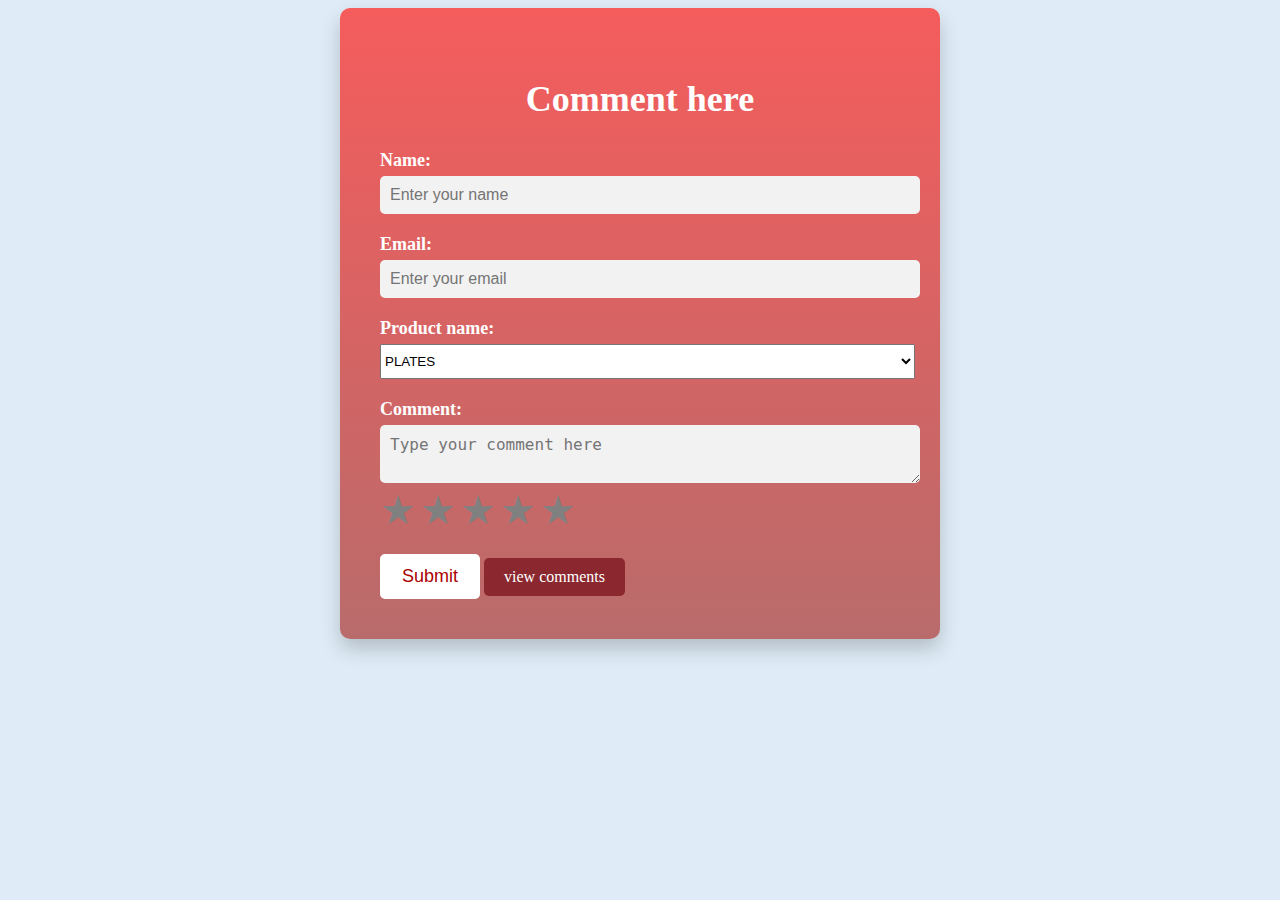
<file: comments.html>
<!DOCTYPE html>
<html lang="en">
  <head>
    <title>Comment Box</title>
    <meta charset="UTF-8" />
    <meta name="viewport" content="width=device-width" />
    <link rel="stylesheet" href="comment_style.css" />
  </head>
  <style>
    /* Add your CSS styling here */
    .button_v {
      display: inline-block;
      padding: 10px 20px;
      font-size: 16px;
      text-align: center;
      text-decoration: none;
      background-color: #8b272e;
      color: #fff;
      border-radius: 5px;
      cursor: pointer;
    }

    .button_v:hover {
      background-color: #b12b32;
    }
  </style>
  <body>
    <div class="container">
      <div class="comment-box gradient-bg">
        <h2 class="comment-title">Comment here</h2>
        <form action="/submit-comment" method="post"> <!-- Updated form action -->
          <div class="form-group">
            <label for="name">Name:</label>
            <input type="text" id="name" name="name" placeholder="Enter your name">
          </div>
          <div class="form-group">
            <label for="email">Email:</label>
            <input type="email" id="email" name="email" placeholder="Enter your email">
          </div>
          <div class="form-group">
            <label for="category">Product name:</label>
            <select id="category" name="category" style= "width: 535px; height: 35px;" > <!-- Adjust the size attribute as needed -->
              <option value="plates" style="color: #333131;">PLATES</option>
              <option value="bowls" style="color: #333131;">BOWLS</option>
              <option value="spoons" style="color: #333131;">SPOONS</option>
              <option value="spatula" style="color: #333131;">SPATULA</option>
              <option value="blender" style="color: #333131;">BLENDR</option>
              <option value="beater" style="color: #333131;">BEATER</option>
              <option value="non stick pan" style="color: #333131;">NON-STICK PAN</option>
              <option value="dinner set" style="color: #333131;">DINNER SET</option>
              <option value="bottles" style="color: #333131;">BOTTLES</option>
              <option value="vessels" style="color: #333131;">VESSELS</option>
              <option value="select" style="color: #333131;">...select...</option>
            </select>
        </div>
          <div class="form-group">
            <label for="text_">Comment:</label>
            <textarea id="text_" name="text_" placeholder="Type your comment here"></textarea>
            <div class="rating">
              <input type="hidden" id="rating" name="rating" value="">
              <span class="star" data-value="1">&#9733;</span>
              <span class="star" data-value="2">&#9733;</span>
              <span class="star" data-value="3">&#9733;</span>
              <span class="star" data-value="4">&#9733;</span>
              <span class="star" data-value="5">&#9733;</span>
          </div>
      </div>
          
          
          <button type="submit" class="btn-submit">Submit</button>
          <a href="views\display_comment.html" class="button_v">view comments</a>
          
        </form>
      </div>
      </div>
    </div>
   
  <script src="https://code.jquery.com/jquery-3.6.0.min.js"></script>
    <script>
       $(document).ready(function() {
    $('.star').click(function() {
        var ratingValue = $(this).attr('data-value');
        $('#rating').val(ratingValue);
        $(this).addClass('active');
        $(this).prevAll().addClass('active');
        $(this).nextAll().removeClass('active');
    });
});

    </script>
  </body>
</html>
</file>
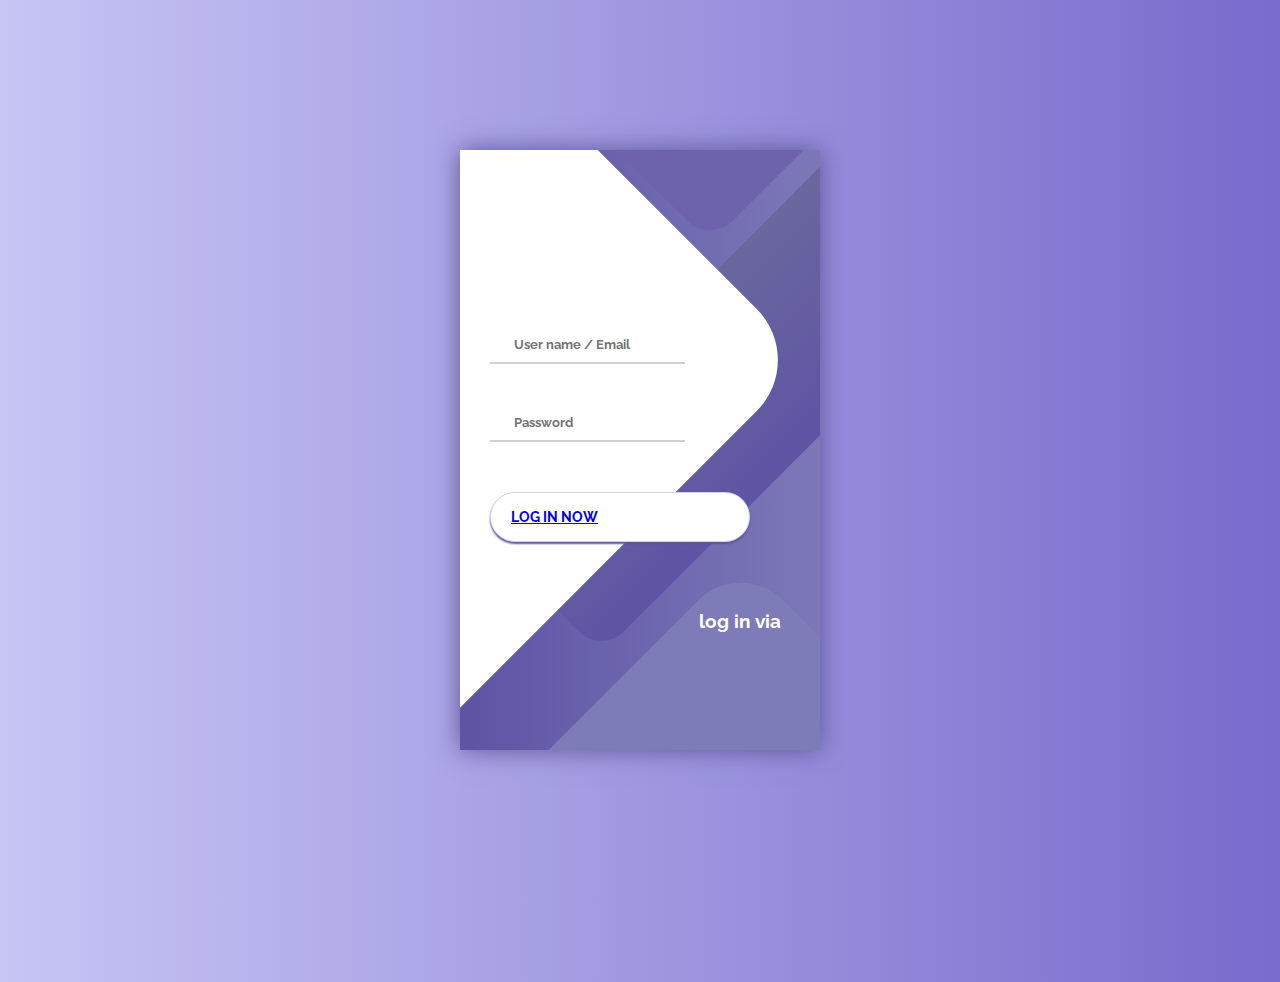
<file: login.html>
<!DOCTYPE html>
<html lang="en">
  <head>
    <title>Login</title>
    <meta charset="UTF-8" />
    <meta name="viewport" content="width=device-width" />
    <link rel="stylesheet" href="login_style.css" />
  </head>
<div class="container">
	<div class="screen">
		<div class="screen__content">
			<form class="login">
				<div class="login__field">
					<i class="login__icon fas fa-user"></i>
					<input type="text" class="login__input" placeholder="User name / Email">
				</div>
				<div class="login__field">
					<i class="login__icon fas fa-lock"></i>
					<input type="password" class="login__input" placeholder="Password">
				</div>
				<button class="button login__submit">
					<a href="http://localhost:8501/" class="button__text">Log In Now</a>
					<i class="button__icon fas fa-chevron-right"></i>
				</button>				
			</form>
			<div class="social-login">
				<h3>log in via</h3>
				<div class="social-icons">
					<a href="#" class="social-login__icon fab fa-instagram"></a>
					<a href="#" class="social-login__icon fab fa-facebook"></a>
					<a href="#" class="social-login__icon fab fa-twitter"></a>
				</div>
			</div>
		</div>
		<div class="screen__background">
			<span class="screen__background__shape screen__background__shape4"></span>
			<span class="screen__background__shape screen__background__shape3"></span>		
			<span class="screen__background__shape screen__background__shape2"></span>
			<span class="screen__background__shape screen__background__shape1"></span>
		</div>		
	</div>
</div>
</body>
</html>
</file>
<file: comment_style.css>
body{
    background-color: #dfecf7;
    background-image: url("https://www.google.com/url?sa=i&url=https%3A%2F%2Fin.pinterest.com%2Fstyledelight%2Fkitchen-utility%2F&psig=AOvVaw1RyCb_hgUEWgz4uzObaszd&ust=1713839738993000&source=images&cd=vfe&opi=89978449&ved=0CBIQjRxqFwoTCMD8x9vk1IUDFQAAAAAdAAAAABAE");
  }
  
  .container{
    max-width: 600px;
    margin: 0 auto;
  }
  
  .comment-box {
    background-color: #fff;
    padding: 40px;
    border-radius: 10px;
    box-shadow: 0 10px 20px rgba(0, 0, 0, 0.2);
  }
  
  .comment-title {
    font-size: 36px;
    text-align: center;
    margin-bottom: 30px;
    color: #fff;
  }
  
  .form-group {
    margin-bottom: 20px;
  }
  
  .form-group label {
    display: block;
    font-size: 18px;
    font-weight: bold;
    margin-bottom: 5px;
    color: #fff;
  }
  
  .form-group input[type="text"],
  .form-group input[type="email"],
  .form-group textarea {
    width: 100%;
    padding: 10px;
    border-radius: 5px;
    border: none;
    font-size: 16px;
    transition: background-color 0.3s;
    background-color: #f2f2f2;
    color: #333;
  }
  
  .form-group input[type="text"]:focus,
  .form-group input[type="email"]:focus,
  .form-group textarea:focus {
    background-color: #fff;
  }
  
  .star {
    font-size: 40px;
    cursor: pointer;
    color: gray;
}

.star:hover,
.star.active {
    color: gold;
}

  .btn-submit {
    background-color: #005aaa;
    color: #fff;
    padding: 10px 20px;
    border: none;
    border-radius: 5px;
    font-size: 18px;
    cursor: pointer;
    transition: background-color 0.3s;
  }
  
  .btn-submit:hover {
    background-color: #003366;
  }
  
  .gradient-bg {
    background: linear-gradient(to bottom, #f55c5c, #b96b6b);
  }
  
  .gradient-bg .btn-submit {
    background-color: #fff;
    color: #aa0000;
    border: 2px solid #fff;
    transition: background-color 0.3s, color 0.3s;
  }
  
  .gradient-bg .btn-submit:hover {
    background-color: #005aaa;
    color: #fff;
  }
</file>
<file: login_style.css>
@import url('https://fonts.googleapis.com/css?family=Raleway:400,700');

* {
	box-sizing: border-box;
	margin: 0;
	padding: 0;	
	font-family: Raleway, sans-serif;
}

body {
	background: linear-gradient(90deg, #C7C5F4, #776BCC);		
}

.container {
	display: flex;
	align-items: center;
	justify-content: center;
	min-height: 100vh;
}

.screen {		
	background: linear-gradient(90deg, #5D54A4, #7C78B8);		
	position: relative;	
	height: 600px;
	width: 360px;	
	box-shadow: 0px 0px 24px #5C5696;
}

.screen__content {
	z-index: 1;
	position: relative;	
	height: 100%;
}

.screen__background {		
	position: absolute;
	top: 0;
	left: 0;
	right: 0;
	bottom: 0;
	z-index: 0;
	-webkit-clip-path: inset(0 0 0 0);
	clip-path: inset(0 0 0 0);	
}

.screen__background__shape {
	transform: rotate(45deg);
	position: absolute;
}

.screen__background__shape1 {
	height: 520px;
	width: 520px;
	background: #FFF;	
	top: -50px;
	right: 120px;	
	border-radius: 0 72px 0 0;
}

.screen__background__shape2 {
	height: 220px;
	width: 220px;
	background: #6C63AC;	
	top: -172px;
	right: 0;	
	border-radius: 32px;
}

.screen__background__shape3 {
	height: 540px;
	width: 190px;
	background: linear-gradient(270deg, #5D54A4, #6A679E);
	top: -24px;
	right: 0;	
	border-radius: 32px;
}

.screen__background__shape4 {
	height: 400px;
	width: 200px;
	background: #7E7BB9;	
	top: 420px;
	right: 50px;	
	border-radius: 60px;
}

.login {
	width: 320px;
	padding: 30px;
	padding-top: 156px;
}

.login__field {
	padding: 20px 0px;	
	position: relative;	
}

.login__icon {
	position: absolute;
	top: 30px;
	color: #7875B5;
}

.login__input {
	border: none;
	border-bottom: 2px solid #D1D1D4;
	background: none;
	padding: 10px;
	padding-left: 24px;
	font-weight: 700;
	width: 75%;
	transition: .2s;
}

.login__input:active,
.login__input:focus,
.login__input:hover {
	outline: none;
	border-bottom-color: #6A679E;
}

.login__submit {
	background: #fff;
	font-size: 14px;
	margin-top: 30px;
	padding: 16px 20px;
	border-radius: 26px;
	border: 1px solid #D4D3E8;
	text-transform: uppercase;
	font-weight: 700;
	display: flex;
	align-items: center;
	width: 100%;
	color: #4C489D;
	box-shadow: 0px 2px 2px #5C5696;
	cursor: pointer;
	transition: .2s;
}

.login__submit:active,
.login__submit:focus,
.login__submit:hover {
	border-color: #6A679E;
	outline: none;
}

.button__icon {
	font-size: 24px;
	margin-left: auto;
	color: #7875B5;
}

.social-login {	
	position: absolute;
	height: 140px;
	width: 160px;
	text-align: center;
	bottom: 0px;
	right: 0px;
	color: #fff;
}

.social-icons {
	display: flex;
	align-items: center;
	justify-content: center;
}

.social-login__icon {
	padding: 20px 10px;
	color: #fff;
	text-decoration: none;	
	text-shadow: 0px 0px 8px #7875B5;
}

.social-login__icon:hover {
	transform: scale(1.5);	
}
</file>
